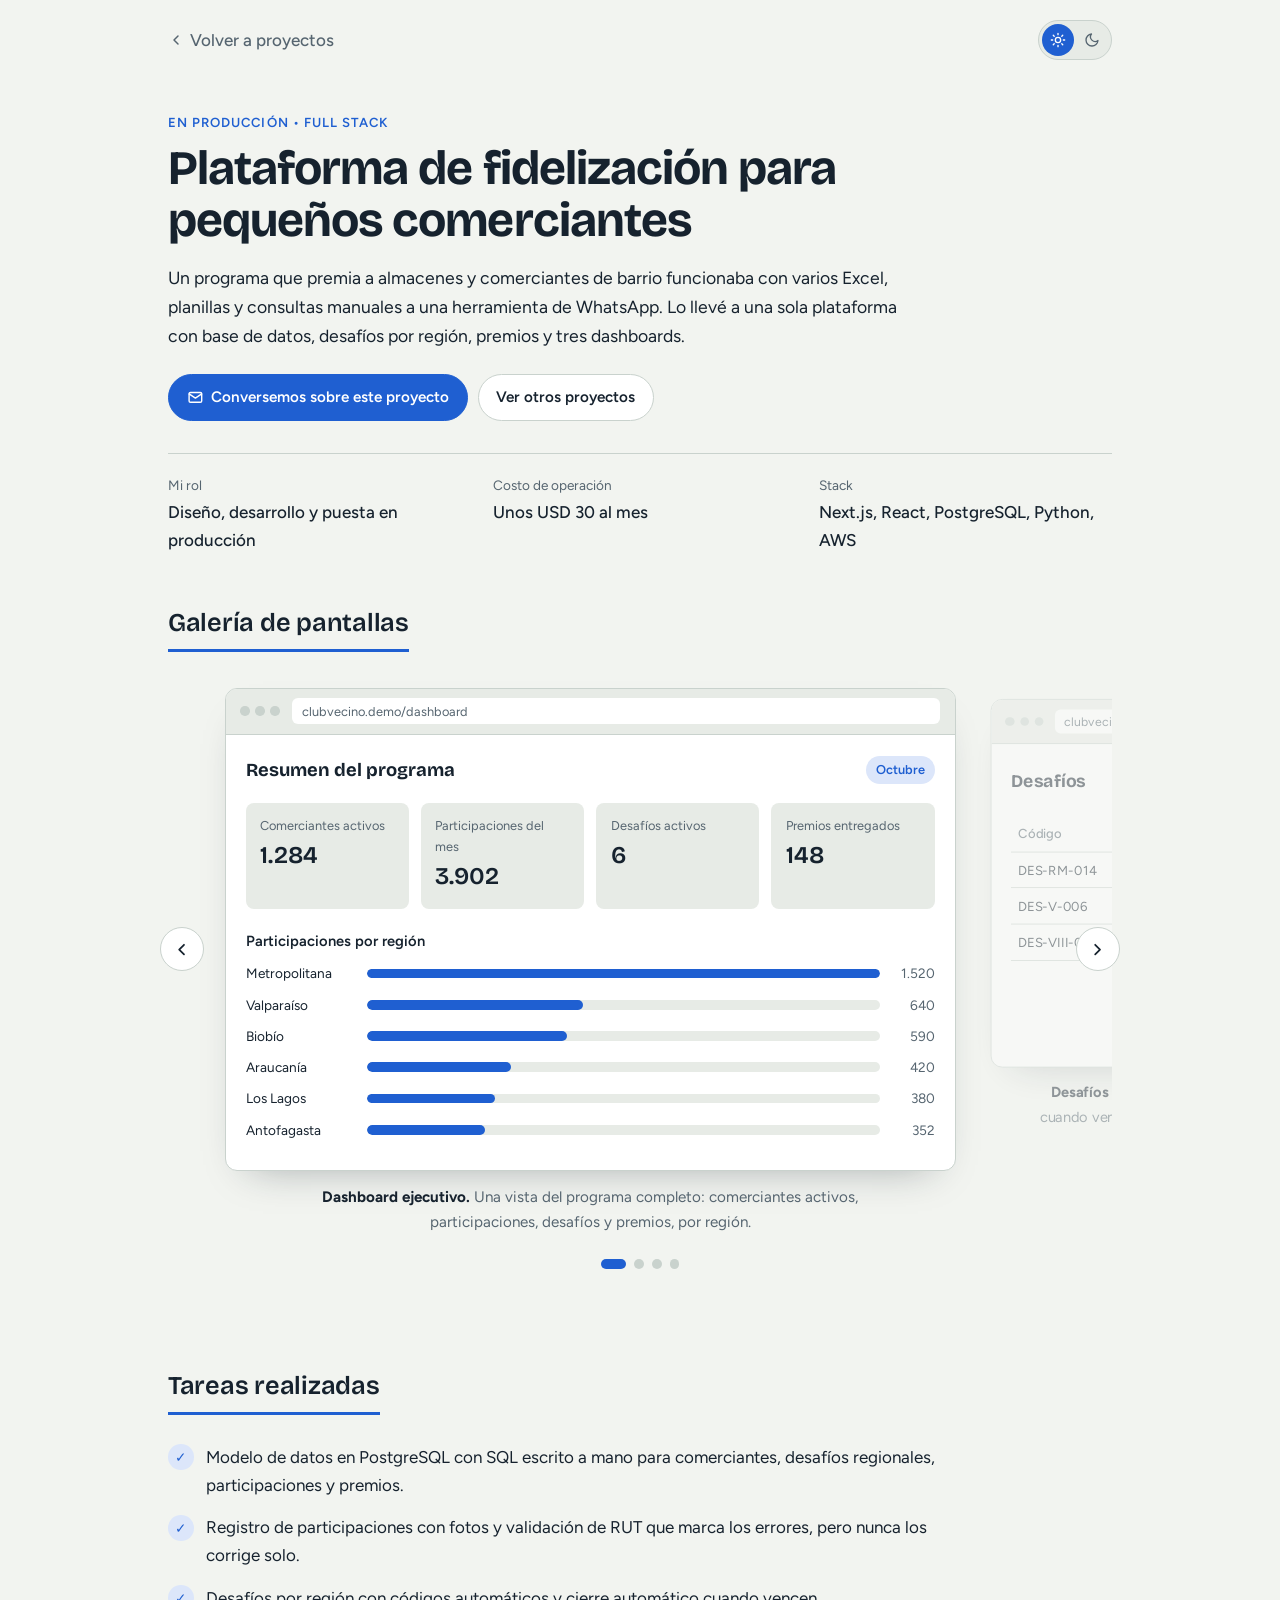
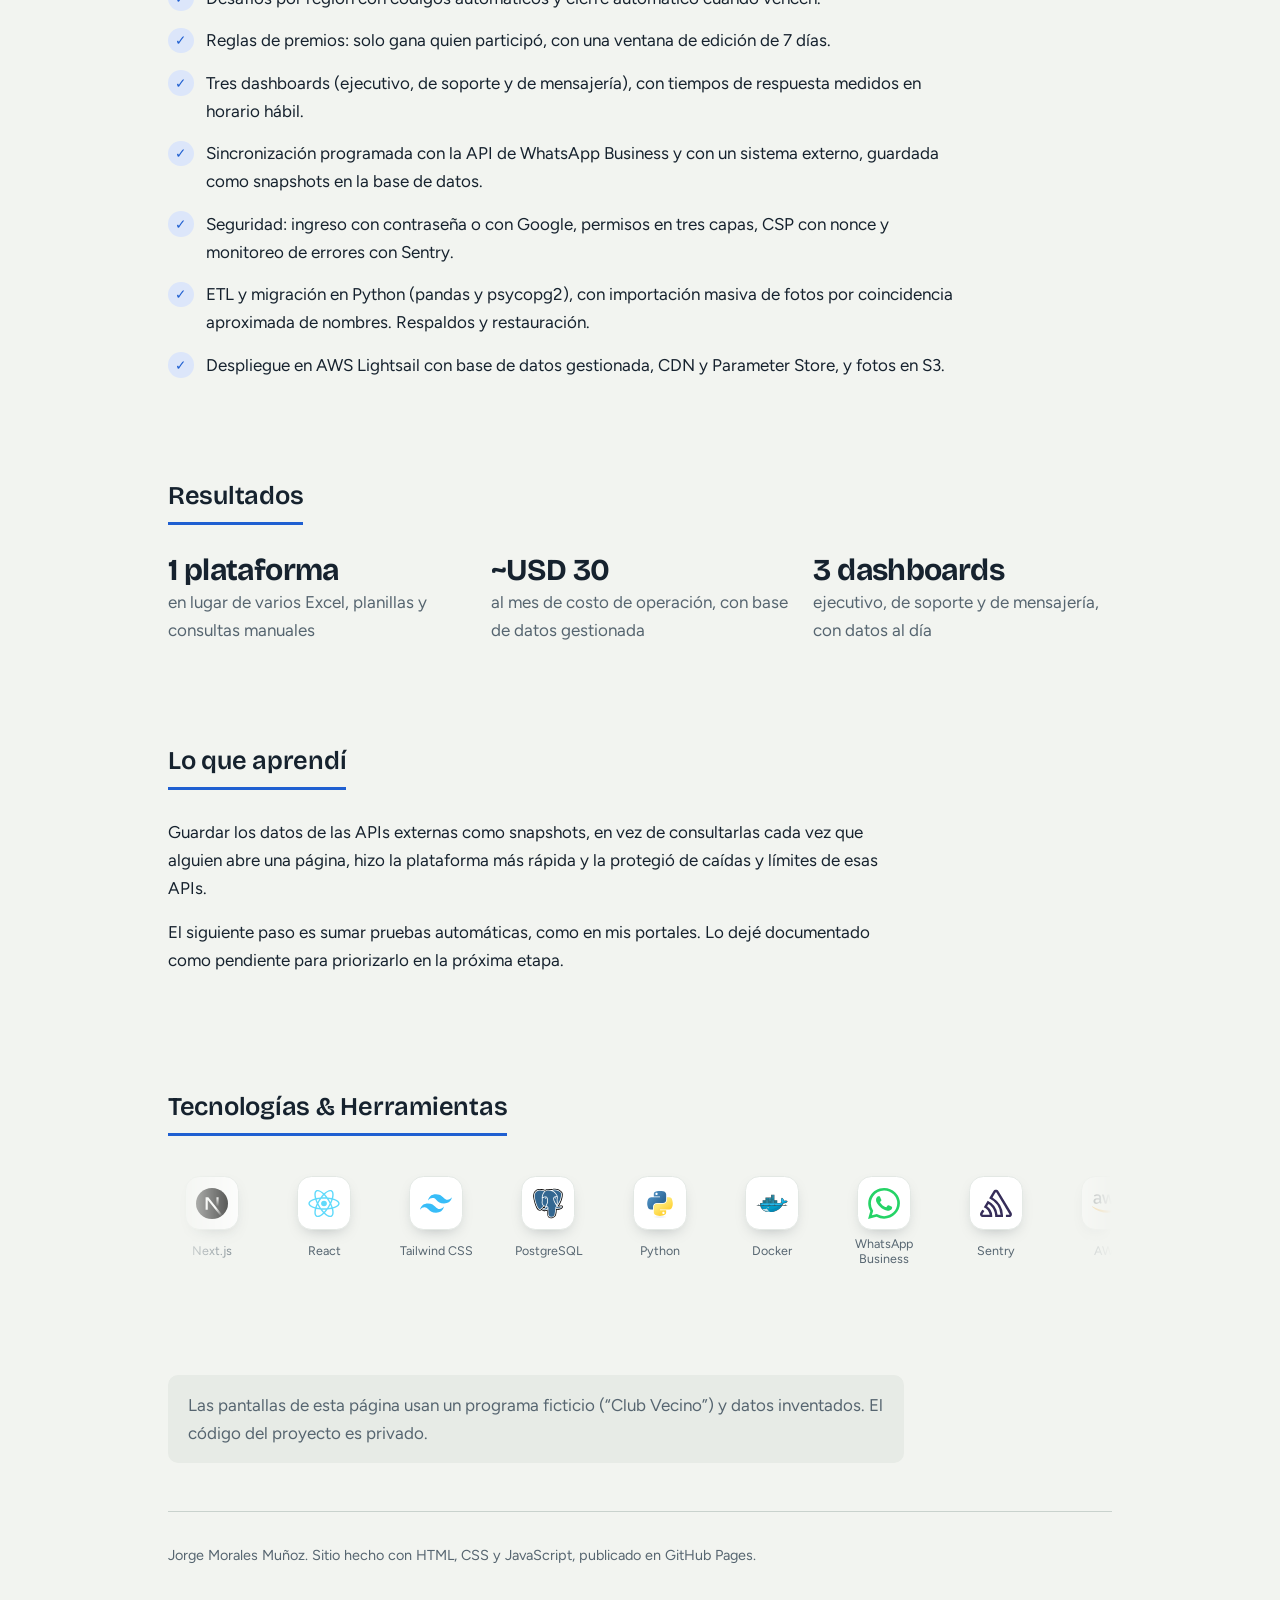
<file: caso-plataforma-fidelizacion.html>
<!doctype html>
<html lang="es">
<head>
<meta charset="utf-8">
<meta name="viewport" content="width=device-width, initial-scale=1">
<title>Caso: plataforma de fidelización para pequeños comerciantes | Jorge Morales</title>
<meta name="description" content="Cómo reemplacé varios Excel y consultas manuales por una plataforma con base de datos para un programa de fidelización de pequeños comerciantes.">
<link rel="icon" href="data:image/svg+xml,%3Csvg xmlns='http://www.w3.org/2000/svg' viewBox='0 0 32 32'%3E%3Crect width='32' height='32' rx='7' fill='%231F5FD1'/%3E%3Ccircle cx='10' cy='16' r='3' fill='white'/%3E%3Ccircle cx='22' cy='16' r='3' fill='white'/%3E%3Cpath d='M13 16h6' stroke='white' stroke-width='2'/%3E%3C/svg%3E">
<script>try{var t=localStorage.getItem('tema');if(t)document.documentElement.setAttribute('data-theme',t);}catch(e){}</script>
<link rel="preconnect" href="https://fonts.googleapis.com">
<link rel="preconnect" href="https://fonts.gstatic.com" crossorigin>
<link href="https://fonts.googleapis.com/css2?family=Bricolage+Grotesque:opsz,wght@12..96,600;12..96,700&family=Figtree:wght@400;500;600&display=swap" rel="stylesheet">
<link rel="stylesheet" href="styles.css">
</head>
<body>
<div class="wrap">

  <header class="top">
    <a class="back" href="index.html#proyectos"><svg viewBox="0 0 24 24" fill="none" stroke="currentColor" stroke-width="2.2" stroke-linecap="round" stroke-linejoin="round" aria-hidden="true"><path d="M15 18l-6-6 6-6"/></svg> Volver a proyectos</a>
    <div class="theme" role="group" aria-label="Tema de color"><button type="button" data-set="light" aria-label="Modo claro"><svg viewBox="0 0 24 24" fill="none" stroke="currentColor" stroke-width="2" stroke-linecap="round" aria-hidden="true"><circle cx="12" cy="12" r="4"/><path d="M12 2v2M12 20v2M4.9 4.9l1.4 1.4M17.7 17.7l1.4 1.4M2 12h2M20 12h2M4.9 19.1l1.4-1.4M17.7 6.3l1.4-1.4"/></svg></button><button type="button" data-set="dark" aria-label="Modo oscuro"><svg viewBox="0 0 24 24" fill="none" stroke="currentColor" stroke-width="2" stroke-linecap="round" stroke-linejoin="round" aria-hidden="true"><path d="M21 12.8A9 9 0 1 1 11.2 3a7 7 0 0 0 9.8 9.8z"/></svg></button></div>
  </header>

  <main>
    <p class="kicker">En producción • Full stack</p>
    <h1 class="project-title">Plataforma de fidelización para pequeños comerciantes</h1>
    <p class="project-lead">Un programa que premia a almacenes y comerciantes de barrio funcionaba con varios Excel, planillas y consultas manuales a una herramienta de WhatsApp. Lo llevé a una sola plataforma con base de datos, desafíos por región, premios y tres dashboards.</p>
    <div class="links">
      <a class="btn primary" href="mailto:jor.moralesmunoz@gmail.com?subject=Conversemos%20sobre%20tu%20proyecto"><svg viewBox="0 0 24 24" fill="none" stroke="currentColor" stroke-width="2" stroke-linecap="round" stroke-linejoin="round" aria-hidden="true"><rect x="3" y="5" width="18" height="14" rx="2"/><path d="M3 7l9 6 9-6"/></svg> Conversemos sobre este proyecto</a>
      <a class="btn" href="index.html#proyectos">Ver otros proyectos</a>
    </div>
    <dl class="facts"><div><dt>Mi rol</dt><dd>Diseño, desarrollo y puesta en producción</dd></div><div><dt>Costo de operación</dt><dd>Unos USD 30 al mes</dd></div><div><dt>Stack</dt><dd>Next.js, React, PostgreSQL, Python, AWS</dd></div></dl>

    <section>
      <h2>Galería de pantallas</h2>
      <div class="carousel" tabindex="0" aria-label="Galería de pantallas. Usa las flechas para avanzar.">
        <button class="nav-btn prev" type="button" aria-label="Pantalla anterior"><svg viewBox="0 0 24 24" fill="none" stroke="currentColor" stroke-width="2.2" stroke-linecap="round" stroke-linejoin="round" aria-hidden="true"><path d="M15 18l-6-6 6-6"/></svg></button>
        <div class="slides">
          <div class="slide"><div><div class="frame" role="img" aria-label="Dashboard ejecutivo con métricas del programa y participaciones por región">
              <div class="bar"><span class="dots3"><i></i><i></i><i></i></span><span class="url">clubvecino.demo/dashboard</span></div>
              <div class="app">
                <div class="app-head"><strong>Resumen del programa</strong><span class="chip">Octubre</span></div>
                <div class="metrics">
                  <div class="metric"><span>Comerciantes activos</span><b>1.284</b></div>
                  <div class="metric"><span>Participaciones del mes</span><b>3.902</b></div>
                  <div class="metric"><span>Desafíos activos</span><b>6</b></div>
                  <div class="metric"><span>Premios entregados</span><b>148</b></div>
                </div>
                <p class="panel-title">Participaciones por región</p>
                <div class="hbar"><span>Metropolitana</span><span class="track2"><span class="fill" style="width:100%;"></span></span><em>1.520</em></div>
                <div class="hbar"><span>Valparaíso</span><span class="track2"><span class="fill" style="width:42%;"></span></span><em>640</em></div>
                <div class="hbar"><span>Biobío</span><span class="track2"><span class="fill" style="width:39%;"></span></span><em>590</em></div>
                <div class="hbar"><span>Araucanía</span><span class="track2"><span class="fill" style="width:28%;"></span></span><em>420</em></div>
                <div class="hbar"><span>Los Lagos</span><span class="track2"><span class="fill" style="width:25%;"></span></span><em>380</em></div>
                <div class="hbar"><span>Antofagasta</span><span class="track2"><span class="fill" style="width:23%;"></span></span><em>352</em></div>
              </div>
            </div></div><p class="cap"><b>Dashboard ejecutivo.</b> Una vista del programa completo: comerciantes activos, participaciones, desafíos y premios, por región.</p></div>
          <div class="slide"><div><div class="frame" role="img" aria-label="Lista de desafíos por región con código, fechas y estado">
              <div class="bar"><span class="dots3"><i></i><i></i><i></i></span><span class="url">clubvecino.demo/desafios</span></div>
              <div class="app">
                <div class="app-head"><strong>Desafíos</strong><span class="btns"><span class="ubtn primary">Crear desafío</span></span></div>
                <div class="table-wrap">
                  <table>
                    <thead><tr><th>Código</th><th>Desafío</th><th>Región</th><th>Termina</th><th>Estado</th></tr></thead>
                    <tbody>
                      <tr><td>DES-RM-014</td><td>Mejor exhibición de verano</td><td>Metropolitana</td><td>31 oct</td><td><span class="tag ok">Activo</span></td></tr>
                      <tr><td>DES-V-006</td><td>Góndola ordenada</td><td>Valparaíso</td><td>25 oct</td><td><span class="tag warn">Cierra en 2 días</span></td></tr>
                      <tr><td>DES-VIII-009</td><td>Foto del mes</td><td>Biobío</td><td>15 oct</td><td><span class="tag off">Cerrado automáticamente</span></td></tr>
                    </tbody>
                  </table>
                </div>
              </div>
            </div></div><p class="cap"><b>Desafíos por región.</b> Cada desafío recibe su código de forma automática y se cierra solo cuando vence. Solo puede ganar un premio quien participó, y los ganadores se pueden editar durante 7 días.</p></div>
          <div class="slide"><div><div class="frame" role="img" aria-label="Participaciones con foto y validación de RUT">
              <div class="bar"><span class="dots3"><i></i><i></i><i></i></span><span class="url">clubvecino.demo/participaciones</span></div>
              <div class="app">
                <div class="app-head"><strong>Participaciones de DES-RM-014</strong><span class="btns"><span class="ubtn">Descargar Excel</span></span></div>
                <div class="table-wrap">
                  <table>
                    <thead><tr><th>Comerciante</th><th>RUT</th><th>Fecha</th></tr></thead>
                    <tbody>
                      <tr><td><div class="cell"><div class="thumb"><div class="photo"></div></div>Almacén Doña Rosa</div></td><td>76.123.456-0</td><td>12 oct</td></tr>
                      <tr><td><div class="cell"><div class="thumb"><div class="photo c3"></div></div>Minimarket El Roble</div></td><td>12.345.678-9 <span class="flag">Revisar RUT</span></td><td>12 oct</td></tr>
                      <tr><td><div class="cell"><div class="thumb"><div class="photo c6"></div></div>Botillería Los Aromos</div></td><td>77.654.321-K</td><td>13 oct</td></tr>
                    </tbody>
                  </table>
                </div>
              </div>
            </div></div><p class="cap"><b>Participaciones con foto.</b> Si un RUT viene mal escrito, la plataforma lo marca para revisión, pero nunca lo corrige sola. Corregir datos de personas es una decisión del equipo, no del sistema.</p></div>
          <div class="slide"><div><div class="frame" role="img" aria-label="Dashboard de soporte con tiempos de respuesta en horario hábil">
              <div class="bar"><span class="dots3"><i></i><i></i><i></i></span><span class="url">clubvecino.demo/soporte</span></div>
              <div class="app">
                <div class="app-head"><strong>Soporte por WhatsApp</strong><span class="chip">Horario hábil: lunes a viernes, 9:00 a 18:00</span></div>
                <div class="metrics">
                  <div class="metric"><span>Primera respuesta (mediana)</span><b>1 h 12 min</b> <small>hábiles</small></div>
                  <div class="metric"><span>Conversaciones abiertas</span><b>17</b></div>
                  <div class="metric"><span>Resueltas este mes</span><b>642</b></div>
                </div>
                <div class="example">
                  <div><span>Mensaje del comerciante</span><b>viernes 18:30</b></div>
                  <div><span>Respuesta del equipo</span><b>lunes 9:30</b></div>
                  <div class="sum"><span>Tiempo que se cuenta</span><b>30 min hábiles, no 63 horas</b></div>
                </div>
              </div>
            </div></div><p class="cap"><b>Tiempos medidos de forma justa.</b> El tiempo de respuesta se calcula solo en horario hábil, así un mensaje que llega el viernes en la noche no castiga las métricas del equipo.</p></div>
        </div>
        <button class="nav-btn next" type="button" aria-label="Pantalla siguiente"><svg viewBox="0 0 24 24" fill="none" stroke="currentColor" stroke-width="2.2" stroke-linecap="round" stroke-linejoin="round" aria-hidden="true"><path d="M9 18l6-6-6-6"/></svg></button>
        <div class="dots"></div>
      </div>
    </section>

    <section>
      <h2>Tareas realizadas</h2>
      <ul class="tasks">
        <li>Modelo de datos en PostgreSQL con SQL escrito a mano para comerciantes, desafíos regionales, participaciones y premios.</li>
        <li>Registro de participaciones con fotos y validación de RUT que marca los errores, pero nunca los corrige solo.</li>
        <li>Desafíos por región con códigos automáticos y cierre automático cuando vencen.</li>
        <li>Reglas de premios: solo gana quien participó, con una ventana de edición de 7 días.</li>
        <li>Tres dashboards (ejecutivo, de soporte y de mensajería), con tiempos de respuesta medidos en horario hábil.</li>
        <li>Sincronización programada con la API de WhatsApp Business y con un sistema externo, guardada como snapshots en la base de datos.</li>
        <li>Seguridad: ingreso con contraseña o con Google, permisos en tres capas, CSP con nonce y monitoreo de errores con Sentry.</li>
        <li>ETL y migración en Python (pandas y psycopg2), con importación masiva de fotos por coincidencia aproximada de nombres. Respaldos y restauración.</li>
        <li>Despliegue en AWS Lightsail con base de datos gestionada, CDN y Parameter Store, y fotos en S3.</li>
      </ul>
    </section>

    <section>
      <h2>Resultados</h2>
      <div class="results">
        <div><b>1 plataforma</b><span>en lugar de varios Excel, planillas y consultas manuales</span></div>
        <div><b>~USD 30</b><span>al mes de costo de operación, con base de datos gestionada</span></div>
        <div><b>3 dashboards</b><span>ejecutivo, de soporte y de mensajería, con datos al día</span></div>
      </div>
    </section>

    <section class="prose">
      <h2>Lo que aprendí</h2>
      <p>Guardar los datos de las APIs externas como snapshots, en vez de consultarlas cada vez que alguien abre una página, hizo la plataforma más rápida y la protegió de caídas y límites de esas APIs.</p><p>El siguiente paso es sumar pruebas automáticas, como en mis portales. Lo dejé documentado como pendiente para priorizarlo en la próxima etapa.</p>
    </section>

    <section>
      <h2>Tecnologías &amp; Herramientas</h2>
      <div class="marquee" data-tech="nextjs,react,tailwindcss,postgresql,python,docker,whatsapp,sentry,aws,powershell,bash,git"></div>
    </section>

    <section>
      <p class="note">Las pantallas de esta página usan un programa ficticio (“Club Vecino”) y datos inventados. El código del proyecto es privado.</p>
    </section>
  </main>

  <footer>Jorge Morales Muñoz. Sitio hecho con HTML, CSS y JavaScript, publicado en GitHub Pages.</footer>
</div>
<script src="app.js"></script>
</body>
</html>
</file>
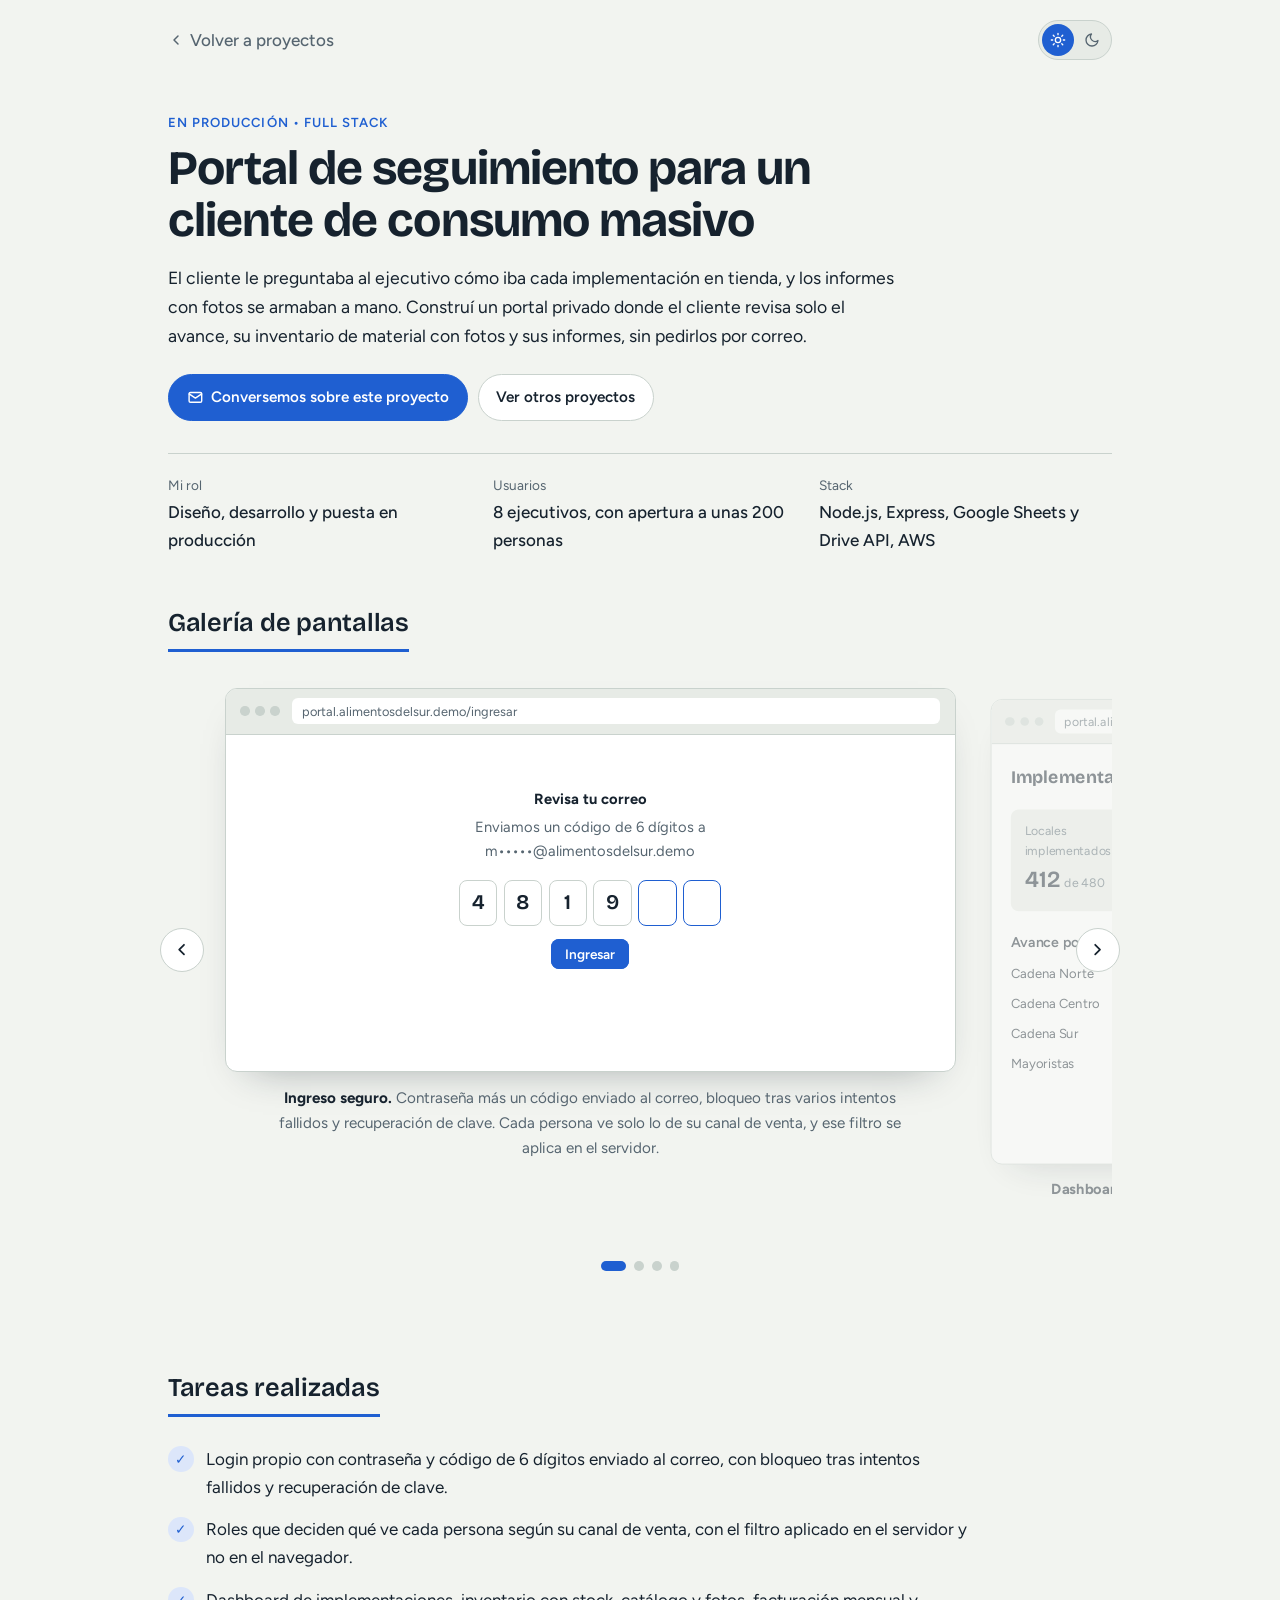
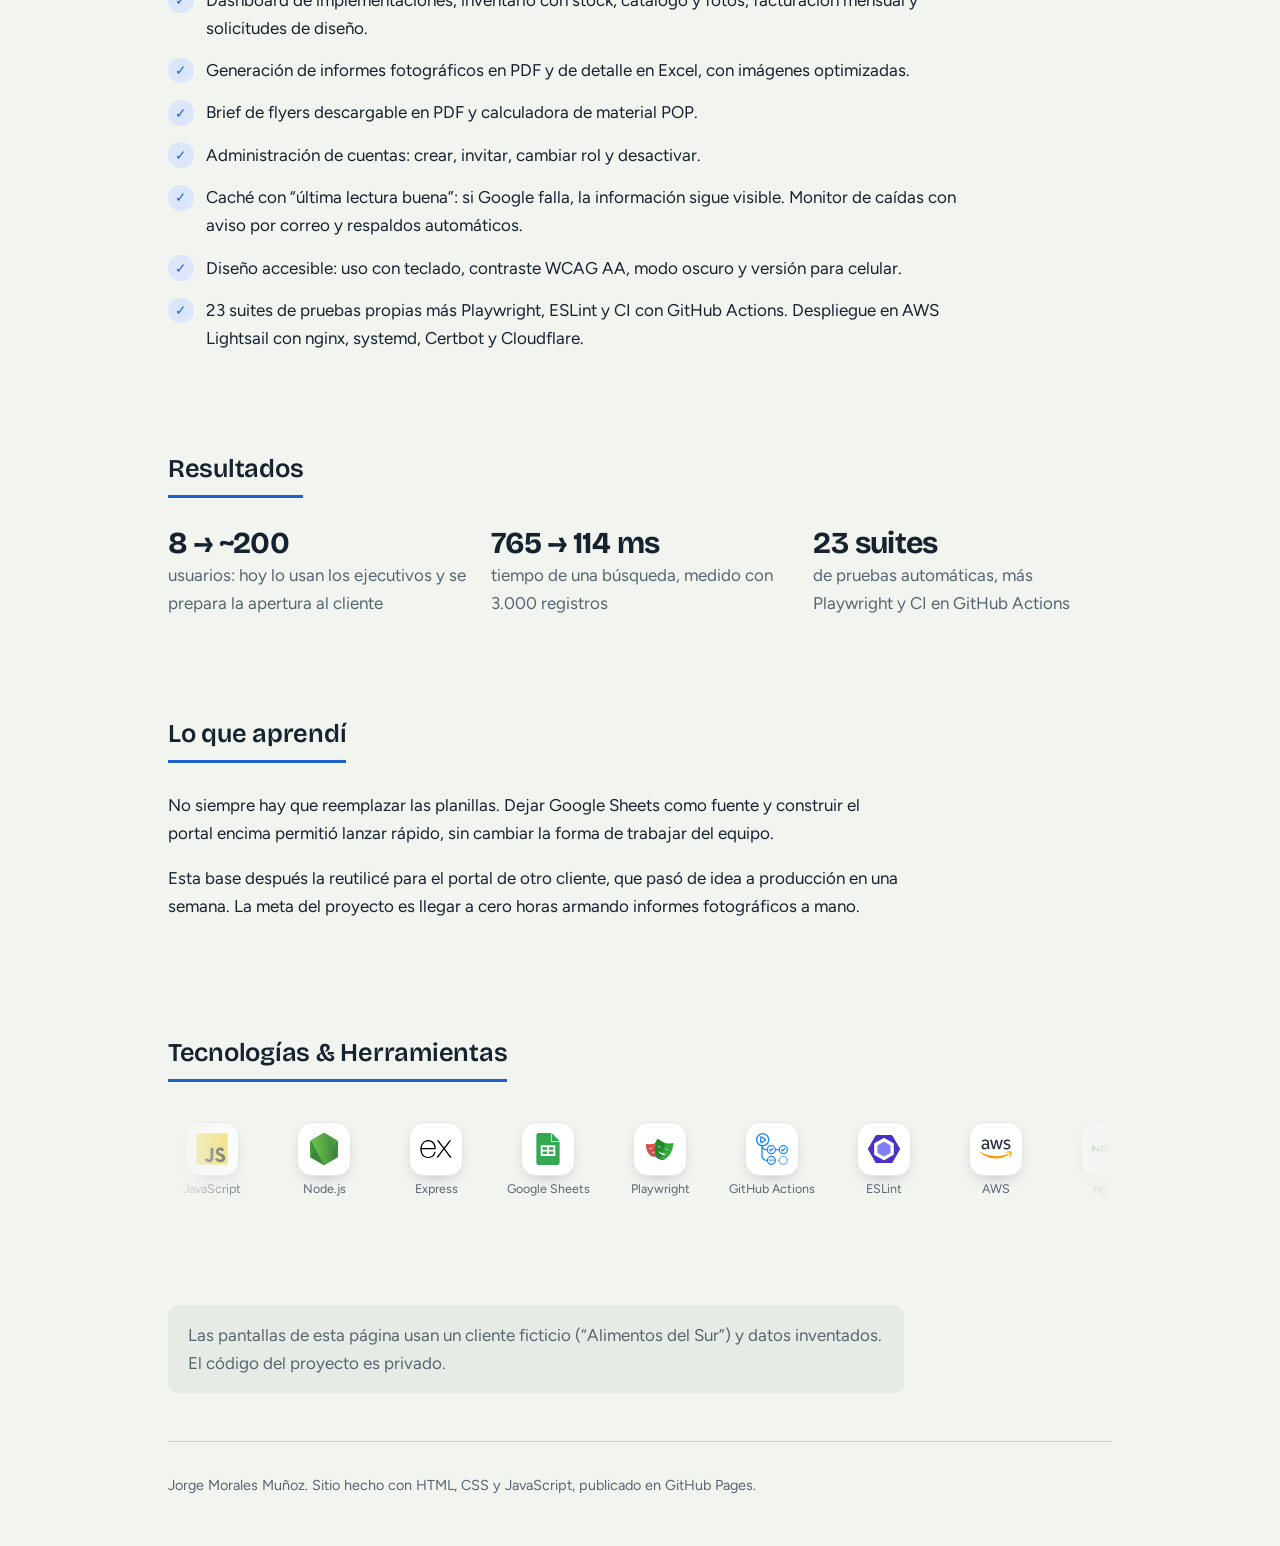
<file: caso-portal-seguimiento.html>
<!doctype html>
<html lang="es">
<head>
<meta charset="utf-8">
<meta name="viewport" content="width=device-width, initial-scale=1">
<title>Caso: portal de seguimiento para un cliente de consumo masivo | Jorge Morales</title>
<meta name="description" content="Cómo construí un portal privado para que un cliente revise sus implementaciones en tienda, su inventario con fotos y sus informes.">
<link rel="icon" href="data:image/svg+xml,%3Csvg xmlns='http://www.w3.org/2000/svg' viewBox='0 0 32 32'%3E%3Crect width='32' height='32' rx='7' fill='%231F5FD1'/%3E%3Ccircle cx='10' cy='16' r='3' fill='white'/%3E%3Ccircle cx='22' cy='16' r='3' fill='white'/%3E%3Cpath d='M13 16h6' stroke='white' stroke-width='2'/%3E%3C/svg%3E">
<script>try{var t=localStorage.getItem('tema');if(t)document.documentElement.setAttribute('data-theme',t);}catch(e){}</script>
<link rel="preconnect" href="https://fonts.googleapis.com">
<link rel="preconnect" href="https://fonts.gstatic.com" crossorigin>
<link href="https://fonts.googleapis.com/css2?family=Bricolage+Grotesque:opsz,wght@12..96,600;12..96,700&family=Figtree:wght@400;500;600&display=swap" rel="stylesheet">
<link rel="stylesheet" href="styles.css">
</head>
<body>
<div class="wrap">

  <header class="top">
    <a class="back" href="index.html#proyectos"><svg viewBox="0 0 24 24" fill="none" stroke="currentColor" stroke-width="2.2" stroke-linecap="round" stroke-linejoin="round" aria-hidden="true"><path d="M15 18l-6-6 6-6"/></svg> Volver a proyectos</a>
    <div class="theme" role="group" aria-label="Tema de color"><button type="button" data-set="light" aria-label="Modo claro"><svg viewBox="0 0 24 24" fill="none" stroke="currentColor" stroke-width="2" stroke-linecap="round" aria-hidden="true"><circle cx="12" cy="12" r="4"/><path d="M12 2v2M12 20v2M4.9 4.9l1.4 1.4M17.7 17.7l1.4 1.4M2 12h2M20 12h2M4.9 19.1l1.4-1.4M17.7 6.3l1.4-1.4"/></svg></button><button type="button" data-set="dark" aria-label="Modo oscuro"><svg viewBox="0 0 24 24" fill="none" stroke="currentColor" stroke-width="2" stroke-linecap="round" stroke-linejoin="round" aria-hidden="true"><path d="M21 12.8A9 9 0 1 1 11.2 3a7 7 0 0 0 9.8 9.8z"/></svg></button></div>
  </header>

  <main>
    <p class="kicker">En producción • Full stack</p>
    <h1 class="project-title">Portal de seguimiento para un cliente de consumo masivo</h1>
    <p class="project-lead">El cliente le preguntaba al ejecutivo cómo iba cada implementación en tienda, y los informes con fotos se armaban a mano. Construí un portal privado donde el cliente revisa solo el avance, su inventario de material con fotos y sus informes, sin pedirlos por correo.</p>
    <div class="links">
      <a class="btn primary" href="mailto:jor.moralesmunoz@gmail.com?subject=Conversemos%20sobre%20tu%20proyecto"><svg viewBox="0 0 24 24" fill="none" stroke="currentColor" stroke-width="2" stroke-linecap="round" stroke-linejoin="round" aria-hidden="true"><rect x="3" y="5" width="18" height="14" rx="2"/><path d="M3 7l9 6 9-6"/></svg> Conversemos sobre este proyecto</a>
      <a class="btn" href="index.html#proyectos">Ver otros proyectos</a>
    </div>
    <dl class="facts"><div><dt>Mi rol</dt><dd>Diseño, desarrollo y puesta en producción</dd></div><div><dt>Usuarios</dt><dd>8 ejecutivos, con apertura a unas 200 personas</dd></div><div><dt>Stack</dt><dd>Node.js, Express, Google Sheets y Drive API, AWS</dd></div></dl>

    <section>
      <h2>Galería de pantallas</h2>
      <div class="carousel" tabindex="0" aria-label="Galería de pantallas. Usa las flechas para avanzar.">
        <button class="nav-btn prev" type="button" aria-label="Pantalla anterior"><svg viewBox="0 0 24 24" fill="none" stroke="currentColor" stroke-width="2.2" stroke-linecap="round" stroke-linejoin="round" aria-hidden="true"><path d="M15 18l-6-6 6-6"/></svg></button>
        <div class="slides">
          <div class="slide"><div><div class="frame" role="img" aria-label="Pantalla de ingreso con código de 6 dígitos enviado al correo">
              <div class="bar"><span class="dots3"><i></i><i></i><i></i></span><span class="url">portal.alimentosdelsur.demo/ingresar</span></div>
              <div class="app">
                <div class="login">
                  <strong>Revisa tu correo</strong>
                  <p>Enviamos un código de 6 dígitos a m•••••@alimentosdelsur.demo</p>
                  <div class="code"><span>4</span><span>8</span><span>1</span><span>9</span><span class="empty"></span><span class="empty"></span></div>
                  <span class="ubtn primary">Ingresar</span>
                </div>
              </div>
            </div></div><p class="cap"><b>Ingreso seguro.</b> Contraseña más un código enviado al correo, bloqueo tras varios intentos fallidos y recuperación de clave. Cada persona ve solo lo de su canal de venta, y ese filtro se aplica en el servidor.</p></div>
          <div class="slide"><div><div class="frame" role="img" aria-label="Dashboard de implementaciones con métricas, avance por cadena y últimas implementaciones">
              <div class="bar"><span class="dots3"><i></i><i></i><i></i></span><span class="url">portal.alimentosdelsur.demo/implementaciones</span></div>
              <div class="app">
                <div class="app-head"><strong>Implementaciones de octubre</strong><span class="chip">Campaña Verano</span></div>
                <div class="metrics">
                  <div class="metric"><span>Locales implementados</span><b>412</b> <small>de 480</small></div>
                  <div class="metric"><span>Avance</span><b>86 %</b></div>
                  <div class="metric"><span>Con observaciones</span><b>23</b></div>
                  <div class="metric"><span>Fotos cargadas</span><b>3.218</b></div>
                </div>
                <div class="cols">
                  <div>
                    <p class="panel-title">Avance por cadena</p>
                    <div class="hbar"><span>Cadena Norte</span><span class="track2"><span class="fill" style="width:94%;"></span></span><em>94 %</em></div>
                    <div class="hbar"><span>Cadena Centro</span><span class="track2"><span class="fill" style="width:88%;"></span></span><em>88 %</em></div>
                    <div class="hbar"><span>Cadena Sur</span><span class="track2"><span class="fill" style="width:79%;"></span></span><em>79 %</em></div>
                    <div class="hbar"><span>Mayoristas</span><span class="track2"><span class="fill" style="width:71%;"></span></span><em>71 %</em></div>
                  </div>
                  <div class="table-wrap">
                    <p class="panel-title">Últimas implementaciones</p>
                    <table>
                      <thead><tr><th>Local</th><th>Región</th><th>Estado</th></tr></thead>
                      <tbody>
                        <tr><td>Local 214, Providencia</td><td>RM</td><td><span class="tag ok">Implementado</span></td></tr>
                        <tr><td>Local 087, Viña del Mar</td><td>V</td><td><span class="tag ok">Implementado</span></td></tr>
                        <tr><td>Local 152, Concepción</td><td>VIII</td><td><span class="tag warn">Pendiente</span></td></tr>
                        <tr><td>Local 033, Temuco</td><td>IX</td><td><span class="tag bad">Con observación</span></td></tr>
                      </tbody>
                    </table>
                  </div>
                </div>
              </div>
            </div></div><p class="cap"><b>Dashboard de implementaciones.</b> El cliente ve en un vistazo cuánto se ha implementado, dónde va atrasado y qué locales tienen observaciones.</p></div>
          <div class="slide"><div><div class="frame" role="img" aria-label="Inventario de material con fotos y stock disponible">
              <div class="bar"><span class="dots3"><i></i><i></i><i></i></span><span class="url">portal.alimentosdelsur.demo/inventario</span></div>
              <div class="app">
                <div class="app-head"><strong>Inventario de material</strong><span class="btns"><span class="ubtn">Descargar Excel</span></span></div>
                <div class="inv">
                  <div class="item"><div class="photo"></div><b>Exhibidor de piso</b><span>124 unidades en bodega</span></div>
                  <div class="item"><div class="photo c2"></div><b>Cenefa de góndola</b><span>860 unidades en bodega</span></div>
                  <div class="item"><div class="photo c3"></div><b>Afiche A2</b><span>1.450 unidades en bodega</span></div>
                  <div class="item"><div class="photo c4"></div><b>Stopper</b><span>38 unidades, stock bajo</span></div>
                </div>
              </div>
            </div></div><p class="cap"><b>Inventario con fotos.</b> Stock, catálogo y fotos de cada material, leídos desde Google Sheets y Drive. Si Google falla, el portal sigue mostrando la última información buena.</p></div>
          <div class="slide"><div><div class="frame" role="img" aria-label="Informe fotográfico en PDF y calculadora de material POP">
              <div class="bar"><span class="dots3"><i></i><i></i><i></i></span><span class="url">portal.alimentosdelsur.demo/informes</span></div>
              <div class="app">
                <div class="app-head"><strong>Informes</strong><span class="btns"><span class="ubtn primary">Descargar PDF</span><span class="ubtn">Descargar Excel</span></span></div>
                <div class="report">
                  <div class="page">
                    <h4>Informe fotográfico, Campaña Verano</h4>
                    <p>Alimentos del Sur, Cadena Norte, octubre</p>
                    <div class="grid">
                      <div><div class="photo"></div><small>Local 214</small></div>
                      <div><div class="photo c2"></div><small>Local 087</small></div>
                      <div><div class="photo c3"></div><small>Local 301</small></div>
                      <div><div class="photo c4"></div><small>Local 118</small></div>
                      <div><div class="photo c5"></div><small>Local 045</small></div>
                      <div><div class="photo c6"></div><small>Local 262</small></div>
                    </div>
                  </div>
                  <div class="calc">
                    <p class="panel-title">Calculadora de material POP</p>
                    <label>Locales de la campaña</label>
                    <div class="field">120</div>
                    <label>Cenefas por local</label>
                    <div class="field">4</div>
                    <div class="total">Necesitas 480 cenefas. Hay 860 en bodega.</div>
                  </div>
                </div>
              </div>
            </div></div><p class="cap"><b>Informes automáticos.</b> El informe fotográfico en PDF y el detalle en Excel se generan con un clic. La calculadora POP dice cuánto material pedir para una campaña.</p></div>
        </div>
        <button class="nav-btn next" type="button" aria-label="Pantalla siguiente"><svg viewBox="0 0 24 24" fill="none" stroke="currentColor" stroke-width="2.2" stroke-linecap="round" stroke-linejoin="round" aria-hidden="true"><path d="M9 18l6-6-6-6"/></svg></button>
        <div class="dots"></div>
      </div>
    </section>

    <section>
      <h2>Tareas realizadas</h2>
      <ul class="tasks">
        <li>Login propio con contraseña y código de 6 dígitos enviado al correo, con bloqueo tras intentos fallidos y recuperación de clave.</li>
        <li>Roles que deciden qué ve cada persona según su canal de venta, con el filtro aplicado en el servidor y no en el navegador.</li>
        <li>Dashboard de implementaciones, inventario con stock, catálogo y fotos, facturación mensual y solicitudes de diseño.</li>
        <li>Generación de informes fotográficos en PDF y de detalle en Excel, con imágenes optimizadas.</li>
        <li>Brief de flyers descargable en PDF y calculadora de material POP.</li>
        <li>Administración de cuentas: crear, invitar, cambiar rol y desactivar.</li>
        <li>Caché con “última lectura buena”: si Google falla, la información sigue visible. Monitor de caídas con aviso por correo y respaldos automáticos.</li>
        <li>Diseño accesible: uso con teclado, contraste WCAG AA, modo oscuro y versión para celular.</li>
        <li>23 suites de pruebas propias más Playwright, ESLint y CI con GitHub Actions. Despliegue en AWS Lightsail con nginx, systemd, Certbot y Cloudflare.</li>
      </ul>
    </section>

    <section>
      <h2>Resultados</h2>
      <div class="results">
        <div><b>8 → ~200</b><span>usuarios: hoy lo usan los ejecutivos y se prepara la apertura al cliente</span></div>
        <div><b>765 → 114 ms</b><span>tiempo de una búsqueda, medido con 3.000 registros</span></div>
        <div><b>23 suites</b><span>de pruebas automáticas, más Playwright y CI en GitHub Actions</span></div>
      </div>
    </section>

    <section class="prose">
      <h2>Lo que aprendí</h2>
      <p>No siempre hay que reemplazar las planillas. Dejar Google Sheets como fuente y construir el portal encima permitió lanzar rápido, sin cambiar la forma de trabajar del equipo.</p><p>Esta base después la reutilicé para el portal de otro cliente, que pasó de idea a producción en una semana. La meta del proyecto es llegar a cero horas armando informes fotográficos a mano.</p>
    </section>

    <section>
      <h2>Tecnologías &amp; Herramientas</h2>
      <div class="marquee" data-tech="javascript,nodejs,express,googlesheets,playwright,githubactions,eslint,aws,nginx,cloudflare,git,github"></div>
    </section>

    <section>
      <p class="note">Las pantallas de esta página usan un cliente ficticio (“Alimentos del Sur”) y datos inventados. El código del proyecto es privado.</p>
    </section>
  </main>

  <footer>Jorge Morales Muñoz. Sitio hecho con HTML, CSS y JavaScript, publicado en GitHub Pages.</footer>
</div>
<script src="app.js"></script>
</body>
</html>
</file>
<file: styles.css>
/* ===== Colores (claro por defecto, oscuro por sistema o por botón) ===== */
:root {
  color-scheme: light;
  --bg: #F2F4F0;
  --surface: #FFFFFF;
  --sunk: #E7EBE6;
  --ink: #16222E;
  --muted: #566570;
  --line: #C9D2CD;
  --accent: #1F5FD1;
  --accent-soft: #DCE6FA;
  --on-accent: #FFFFFF;
  --ok: #1E7A45;
  --warn: #A86500;
  --bad: #B3261E;
  --shadow: 0 18px 40px -24px rgba(22, 34, 46, 0.4);
  --display: "Bricolage Grotesque", "Segoe UI", system-ui, sans-serif;
  --body: "Figtree", "Segoe UI", system-ui, sans-serif;
}
@media (prefers-color-scheme: dark) {
  :root:not([data-theme="light"]) {
    color-scheme: dark;
    --bg: #10181F; --surface: #18232C; --sunk: #0C1318; --ink: #E7ECE8; --muted: #94A1A9;
    --line: #2B3A44; --accent: #6EA0FF; --accent-soft: #1D2E4A; --on-accent: #0C1318;
    --ok: #5CCB8A; --warn: #F0B440; --bad: #FF8A80; --shadow: 0 18px 40px -24px rgba(0, 0, 0, 0.8);
  }
}
:root[data-theme="dark"] {
  color-scheme: dark;
  --bg: #10181F; --surface: #18232C; --sunk: #0C1318; --ink: #E7ECE8; --muted: #94A1A9;
  --line: #2B3A44; --accent: #6EA0FF; --accent-soft: #1D2E4A; --on-accent: #0C1318;
  --ok: #5CCB8A; --warn: #F0B440; --bad: #FF8A80; --shadow: 0 18px 40px -24px rgba(0, 0, 0, 0.8);
}

/* ===== Base ===== */
* { box-sizing: border-box; }
html { scroll-behavior: smooth; }
body { margin: 0; background: var(--bg); color: var(--ink); font-family: var(--body); font-size: 1.0625rem; line-height: 1.65; transition: background-color 0.2s, color 0.2s; }
.wrap { max-width: 62rem; margin: 0 auto; padding: 0 1.5rem; }
a { color: var(--accent); text-underline-offset: 3px; }
a:focus-visible, button:focus-visible { outline: 3px solid var(--accent); outline-offset: 3px; border-radius: 4px; }
img { max-width: 100%; }

/* ===== Cabecera ===== */
.top { display: flex; justify-content: space-between; align-items: center; gap: 1rem; padding: 1.25rem 0; }
.top .brand { font-weight: 600; color: var(--ink); text-decoration: none; }
.top nav { display: flex; align-items: center; gap: 1.25rem; font-weight: 500; }
.top nav a { color: var(--ink); text-decoration: none; }
.top nav a:hover { color: var(--accent); }
.theme { display: inline-flex; gap: 2px; padding: 3px; border-radius: 999px; background: var(--sunk); border: 1px solid var(--line); }
.theme button { width: 2rem; height: 2rem; display: grid; place-items: center; border: 0; border-radius: 999px; background: transparent; color: var(--muted); cursor: pointer; }
.theme button[aria-pressed="true"] { background: var(--accent); color: var(--on-accent); }
.theme svg { width: 1rem; height: 1rem; }
@media (max-width: 40rem) { .top nav a { display: none; } }

/* ===== Títulos de sección ===== */
section { padding: 3rem 0; }
h2 { font-family: var(--display); font-weight: 600; font-size: 1.6rem; letter-spacing: -0.01em; margin: 0 0 1.75rem; display: inline-block; padding-bottom: 0.3rem; border-bottom: 3px solid var(--accent); }
h3 { font-family: var(--display); font-weight: 600; }

/* ===== Hero ===== */
.hero { display: grid; gap: 2rem; align-items: center; padding: 3rem 0 1rem; }
@media (min-width: 48rem) { .hero { grid-template-columns: 1fr auto; } }
.hero h1 { font-family: var(--display); font-weight: 700; font-size: clamp(2.2rem, 6vw, 3.6rem); line-height: 1.08; letter-spacing: -0.02em; margin: 0 0 0.75rem; }
.hero h1 .name { color: var(--accent); }
.caret { display: inline-block; width: 3px; height: 0.95em; margin-left: 4px; background: var(--accent); vertical-align: -0.1em; animation: blink 1s steps(1) infinite; }
@keyframes blink { 50% { opacity: 0; } }
.hero .sub { font-size: 1.15rem; color: var(--muted); margin: 0 0 1.5rem; }
.links { display: flex; flex-wrap: wrap; gap: 0.6rem; }
.btn { display: inline-flex; align-items: center; gap: 0.5rem; font: inherit; font-size: 0.95rem; font-weight: 600; padding: 0.6rem 1.1rem; border-radius: 999px; border: 1px solid var(--line); background: var(--surface); color: var(--ink); text-decoration: none; transition: transform 0.15s, box-shadow 0.15s; }
.btn:hover { transform: translateY(-2px); box-shadow: var(--shadow); }
.btn.primary { background: var(--accent); border-color: var(--accent); color: var(--on-accent); }
.btn svg { width: 1.05rem; height: 1.05rem; }
.avatar { width: 11rem; height: 11rem; border-radius: 1.5rem; overflow: hidden; transform: rotate(3deg); box-shadow: var(--shadow); background: var(--accent-soft); display: grid; place-items: center; justify-self: start; }
.avatar img { width: 100%; height: 100%; object-fit: cover; }
.avatar span { font-family: var(--display); font-size: 3.5rem; font-weight: 700; color: var(--accent); }
@media (min-width: 48rem) { .avatar { justify-self: end; } }

/* ===== Sobre mí ===== */
.about p { margin: 0 0 1.1rem; max-width: 46rem; }
.hl { color: var(--accent); font-weight: 600; }

/* ===== Tecnologías animadas ===== */
.marquee { overflow: hidden; padding: 0.75rem 0; -webkit-mask-image: linear-gradient(90deg, transparent, #000 10%, #000 90%, transparent); mask-image: linear-gradient(90deg, transparent, #000 10%, #000 90%, transparent); }
.marquee + .marquee { margin-top: 0.5rem; }
.track { display: flex; width: max-content; gap: 1.5rem; animation: slide 45s linear infinite; }
.marquee.reverse .track { animation-direction: reverse; }
.marquee:hover .track { animation-play-state: paused; }
@keyframes slide { from { transform: translateX(0); } to { transform: translateX(-50%); } }
.tech { display: grid; justify-items: center; gap: 0.4rem; width: 5.5rem; }
.tile { width: 3.4rem; height: 3.4rem; border-radius: 0.9rem; background: #FFFFFF; display: grid; place-items: center; box-shadow: 0 6px 16px -8px rgba(22, 34, 46, 0.35); border: 1px solid #E3E8E4; transition: transform 0.2s; }
.tech:hover .tile { transform: translateY(-4px) scale(1.06); }
.tile img { width: 60%; height: 60%; object-fit: contain; }
.tech small { font-size: 0.78rem; color: var(--muted); text-align: center; line-height: 1.2; }
@media (prefers-reduced-motion: reduce) {
  html { scroll-behavior: auto; }
  .track { animation: none; flex-wrap: wrap; width: auto; justify-content: center; }
  .track .dup { display: none; }
  .marquee { -webkit-mask-image: none; mask-image: none; }
  .caret { animation: none; }
}

/* ===== Tarjetas de proyecto ===== */
.cards { display: grid; gap: 2rem; }
@media (min-width: 44rem) { .cards { grid-template-columns: 1fr 1fr; } }
.card { display: block; color: inherit; text-decoration: none; }
.cover { --tint: var(--accent); aspect-ratio: 16 / 10; border-radius: 1rem; overflow: hidden; position: relative; display: grid; place-items: center; background: linear-gradient(135deg, color-mix(in srgb, var(--tint) 30%, var(--bg)), color-mix(in srgb, var(--tint) 8%, var(--bg))); box-shadow: var(--shadow); }
.mini { width: 74%; background: var(--surface); border-radius: 0.6rem; box-shadow: 0 20px 40px -18px rgba(0, 0, 0, 0.45); transform: rotate(-3deg) translateY(6%); transition: transform 0.35s ease; overflow: hidden; }
a.card:hover .mini { transform: rotate(0) translateY(2%) scale(1.04); }
.mini-bar { display: flex; gap: 4px; padding: 6px 8px; background: var(--sunk); }
.mini-bar i { width: 6px; height: 6px; border-radius: 50%; background: var(--line); }
.mini-body { padding: 10px; display: grid; gap: 8px; }
.mini-metrics { display: grid; grid-template-columns: repeat(3, 1fr); gap: 6px; }
.mini-metrics span { height: 1.6rem; border-radius: 4px; background: var(--sunk); position: relative; }
.mini-metrics span::after { content: ""; position: absolute; left: 6px; bottom: 6px; width: 40%; height: 5px; border-radius: 3px; background: var(--tint); }
.mini-rows { display: grid; gap: 6px; }
.mini-rows span { height: 7px; border-radius: 4px; background: var(--tint); opacity: 0.75; }
.mini-rows span:nth-child(2) { opacity: 0.5; } .mini-rows span:nth-child(3) { opacity: 0.3; }
.mini-hero { height: 2.6rem; border-radius: 4px; background: linear-gradient(90deg, var(--tint), color-mix(in srgb, var(--tint) 40%, var(--surface))); }
.card h3 { font-size: 1.2rem; margin: 1rem 0 0.3rem; line-height: 1.3; }
a.card:hover h3 { color: var(--accent); }
.card p { margin: 0 0 0.6rem; color: var(--muted); font-size: 0.97rem; }
.status { display: inline-flex; align-items: center; gap: 0.45rem; font-size: 0.85rem; font-weight: 600; color: var(--ok); }
.status::before { content: ""; width: 0.5rem; height: 0.5rem; border-radius: 50%; background: currentColor; }
.status.dev { color: var(--warn); }
.status.soon { color: var(--muted); }
.icons { display: flex; flex-wrap: wrap; gap: 0.35rem; margin-top: 0.4rem; }
.icons span { width: 1.75rem; height: 1.75rem; border-radius: 0.45rem; background: #FFFFFF; border: 1px solid #E3E8E4; display: grid; place-items: center; }
.icons img { width: 70%; height: 70%; object-fit: contain; }
.more { display: inline-flex; align-items: center; gap: 0.35rem; margin-top: 0.6rem; font-weight: 600; font-size: 0.95rem; color: var(--accent); }

/* ===== Contacto y pie ===== */
.contact p { color: var(--muted); max-width: 40rem; margin: 0 0 1.25rem; }
footer { padding: 2rem 0 3rem; border-top: 1px solid var(--line); color: var(--muted); font-size: 0.9rem; }

/* ===== Página de proyecto ===== */
.back { display: inline-flex; align-items: center; gap: 0.4rem; color: var(--muted); text-decoration: none; font-weight: 500; }
.back:hover { color: var(--accent); }
.kicker { font-size: 0.82rem; font-weight: 600; letter-spacing: 0.08em; text-transform: uppercase; color: var(--accent); margin: 2rem 0 0.5rem; }
.project-title { font-family: var(--display); font-weight: 700; font-size: clamp(2rem, 5vw, 3rem); line-height: 1.1; letter-spacing: -0.02em; margin: 0 0 1rem; max-width: 22ch; }
.project-lead { max-width: 46rem; margin: 0 0 1.5rem; font-size: 1.1rem; }
.facts { display: grid; grid-template-columns: repeat(auto-fit, minmax(12rem, 1fr)); gap: 1rem 2rem; margin: 2rem 0 0; padding: 1.25rem 0 0; border-top: 1px solid var(--line); }
.facts dt { font-size: 0.85rem; color: var(--muted); }
.facts dd { margin: 0.1rem 0 0; font-weight: 500; }

/* Galería */
.carousel { position: relative; }
.slides { display: flex; gap: 1.25rem; overflow-x: auto; scroll-snap-type: x mandatory; scroll-behavior: smooth; padding: 0.5rem 6% 1.5rem; scrollbar-width: none; }
.slides::-webkit-scrollbar { display: none; }
.slide { flex: 0 0 88%; scroll-snap-align: center; transition: opacity 0.3s, transform 0.3s; opacity: 0.45; transform: scale(0.96); }
.slide.active { opacity: 1; transform: none; }
.slide .cap { text-align: center; color: var(--muted); margin: 0.9rem auto 0; max-width: 40rem; font-size: 0.95rem; }
.slide .cap b { color: var(--ink); }
.nav-btn { position: absolute; top: 42%; width: 2.75rem; height: 2.75rem; border-radius: 50%; border: 1px solid var(--line); background: var(--surface); color: var(--ink); display: grid; place-items: center; cursor: pointer; box-shadow: var(--shadow); z-index: 2; }
.nav-btn:hover { color: var(--accent); }
.nav-btn.prev { left: -0.5rem; } .nav-btn.next { right: -0.5rem; }
.nav-btn svg { width: 1.2rem; height: 1.2rem; }
.dots { display: flex; justify-content: center; gap: 0.5rem; }
.dots button { width: 0.6rem; height: 0.6rem; border-radius: 999px; border: 0; padding: 0; background: var(--line); cursor: pointer; transition: width 0.25s, background 0.25s; }
.dots button[aria-current="true"] { width: 1.6rem; background: var(--accent); }
@media (max-width: 40rem) { .slide { flex-basis: 94%; } .slides { padding-inline: 3%; } .nav-btn { display: none; } }

/* Tareas */
.tasks { list-style: none; margin: 0; padding: 0; display: grid; gap: 0.9rem; max-width: 50rem; }
.tasks li { display: grid; grid-template-columns: 1.6rem 1fr; gap: 0.75rem; align-items: start; }
.tasks li::before { content: "✓"; width: 1.6rem; height: 1.6rem; border-radius: 50%; display: grid; place-items: center; font-size: 0.85rem; font-weight: 700; background: var(--accent-soft); color: var(--accent); margin-top: 0.1rem; }

.results { display: grid; gap: 1.5rem; }
@media (min-width: 40rem) { .results { grid-template-columns: repeat(3, 1fr); } }
.results b { display: block; font-family: var(--display); font-size: 1.9rem; font-weight: 700; letter-spacing: -0.02em; line-height: 1.15; }
.results span { color: var(--muted); }
.prose p { margin: 0 0 1rem; max-width: 46rem; }
.note { background: var(--sunk); border-radius: 10px; padding: 1rem 1.25rem; color: var(--muted); max-width: 46rem; margin: 0; }

/* ===== Pantallas de ejemplo dentro de la galería ===== */
.frame { background: var(--surface); border: 1px solid var(--line); border-radius: 12px; overflow: hidden; box-shadow: var(--shadow); font-size: 0.92rem; }
.bar { display: flex; align-items: center; gap: 0.75rem; padding: 0.6rem 0.9rem; background: var(--sunk); border-bottom: 1px solid var(--line); font-size: 0.8rem; color: var(--muted); }
.dots3 { display: flex; gap: 0.35rem; }
.dots3 i { width: 0.6rem; height: 0.6rem; border-radius: 50%; background: var(--line); }
.url { background: var(--surface); border-radius: 6px; padding: 0.15rem 0.6rem; flex: 1; min-width: 0; white-space: nowrap; overflow: hidden; text-overflow: ellipsis; }
.app { padding: 1.25rem; min-height: 21rem; }
.app-head { display: flex; flex-wrap: wrap; justify-content: space-between; align-items: center; gap: 0.75rem; margin-bottom: 1.1rem; }
.app-head strong { font-family: var(--display); font-size: 1.15rem; }
.chip { font-size: 0.8rem; padding: 0.2rem 0.6rem; border-radius: 999px; background: var(--accent-soft); color: var(--accent); font-weight: 600; }
.btns { display: flex; gap: 0.5rem; flex-wrap: wrap; }
.ubtn { font-size: 0.85rem; font-weight: 600; padding: 0.4rem 0.8rem; border-radius: 8px; border: 1px solid var(--line); background: var(--surface); color: var(--ink); }
.ubtn.primary { background: var(--accent); border-color: var(--accent); color: var(--on-accent); }
.metrics { display: grid; grid-template-columns: repeat(auto-fit, minmax(9rem, 1fr)); gap: 0.75rem; margin-bottom: 1.25rem; }
.metric { background: var(--sunk); border-radius: 8px; padding: 0.75rem 0.9rem; }
.metric span { display: block; color: var(--muted); font-size: 0.8rem; }
.metric b { font-family: var(--display); font-size: 1.5rem; font-weight: 600; }
.metric small { color: var(--muted); font-size: 0.8rem; }
.cols { display: grid; gap: 1.25rem; }
.cols > * { min-width: 0; }
@media (min-width: 52rem) { .cols { grid-template-columns: 1fr 1.3fr; } }
.panel-title { font-weight: 600; margin: 0 0 0.6rem; }
.hbar { display: grid; grid-template-columns: 7rem 1fr 2.8rem; align-items: center; gap: 0.6rem; margin-bottom: 0.55rem; font-size: 0.85rem; }
.hbar .track2 { height: 0.6rem; background: var(--sunk); border-radius: 999px; overflow: hidden; }
.hbar .fill { display: block; height: 100%; background: var(--accent); border-radius: 999px; }
.hbar em { font-style: normal; text-align: right; color: var(--muted); }
.table-wrap { overflow-x: auto; }
table { border-collapse: collapse; width: 100%; font-size: 0.85rem; min-width: 26rem; }
th, td { text-align: left; padding: 0.45rem 0.5rem; border-bottom: 1px solid var(--line); white-space: nowrap; }
th { color: var(--muted); font-weight: 500; }
.tag { font-weight: 600; }
.tag.ok { color: var(--ok); } .tag.warn { color: var(--warn); } .tag.bad { color: var(--bad); } .tag.off { color: var(--muted); }
.flag { font-size: 0.78rem; font-weight: 600; color: var(--bad); }
.photo { aspect-ratio: 4 / 3; border-radius: 6px; position: relative; overflow: hidden; background: linear-gradient(var(--line), var(--line)) 0 33% / 100% 3px no-repeat, linear-gradient(var(--line), var(--line)) 0 66% / 100% 3px no-repeat, var(--sunk); }
.photo::after { content: ""; position: absolute; left: 30%; top: 12%; width: 40%; height: 76%; border-radius: 4px; background: var(--c, var(--accent)); opacity: 0.85; }
.photo.c2 { --c: #2E8B57; } .photo.c3 { --c: #C77C02; } .photo.c4 { --c: #7B4FBF; } .photo.c5 { --c: #C2410C; } .photo.c6 { --c: #0E7490; }
.inv { display: grid; grid-template-columns: repeat(auto-fit, minmax(9rem, 1fr)); gap: 1rem; }
.item b { display: block; margin-top: 0.5rem; font-weight: 600; }
.item span { color: var(--muted); font-size: 0.85rem; }
.report { display: grid; gap: 1.25rem; }
@media (min-width: 52rem) { .report { grid-template-columns: 1.4fr 1fr; align-items: start; } }
.page { background: #FFFFFF; color: #16222E; border-radius: 4px; padding: 1.1rem; border: 1px solid #C9D2CD; }
.page h4 { font-family: var(--display); margin: 0 0 0.15rem; font-size: 1rem; }
.page p { margin: 0 0 0.8rem; font-size: 0.8rem; color: #566570; }
.page .grid { display: grid; grid-template-columns: repeat(3, 1fr); gap: 0.5rem; }
.page .photo { --sunk: #E7EBE6; --line: #C9D2CD; }
.page small { display: block; font-size: 0.7rem; color: #566570; margin-top: 0.2rem; }
.calc label { display: block; font-size: 0.85rem; color: var(--muted); margin-top: 0.75rem; }
.calc .field { margin-top: 0.25rem; padding: 0.45rem 0.6rem; border: 1px solid var(--line); border-radius: 8px; background: var(--surface); }
.calc .total { margin-top: 1rem; padding: 0.75rem; border-radius: 8px; background: var(--accent-soft); color: var(--accent); font-weight: 600; }
.login { max-width: 22rem; margin: 2rem auto; text-align: center; }
.code { display: flex; justify-content: center; gap: 0.4rem; margin: 1rem 0; }
.code span { width: 2.4rem; height: 2.9rem; display: grid; place-items: center; border: 1px solid var(--line); border-radius: 8px; font-family: var(--display); font-size: 1.3rem; font-weight: 600; background: var(--surface); }
.code span.empty { border-color: var(--accent); }
.login p { color: var(--muted); margin: 0.25rem 0; }
.thumb { width: 2.6rem; flex: none; }
.cell { display: flex; align-items: center; gap: 0.6rem; }
.example { margin-top: 1.1rem; padding: 0.9rem 1rem; border: 1px dashed var(--line); border-radius: 8px; display: grid; gap: 0.35rem; }
.example div { display: flex; justify-content: space-between; gap: 1rem; flex-wrap: wrap; }
.example span { color: var(--muted); }
.example .sum { padding-top: 0.45rem; border-top: 1px solid var(--line); font-weight: 600; color: var(--accent); }
.example .sum span { color: inherit; }

/* Tamaño de íconos en enlaces */
.back svg, .more svg { width: 1rem; height: 1rem; flex: none; }
.card .more { display: flex; width: fit-content; }
</file>
